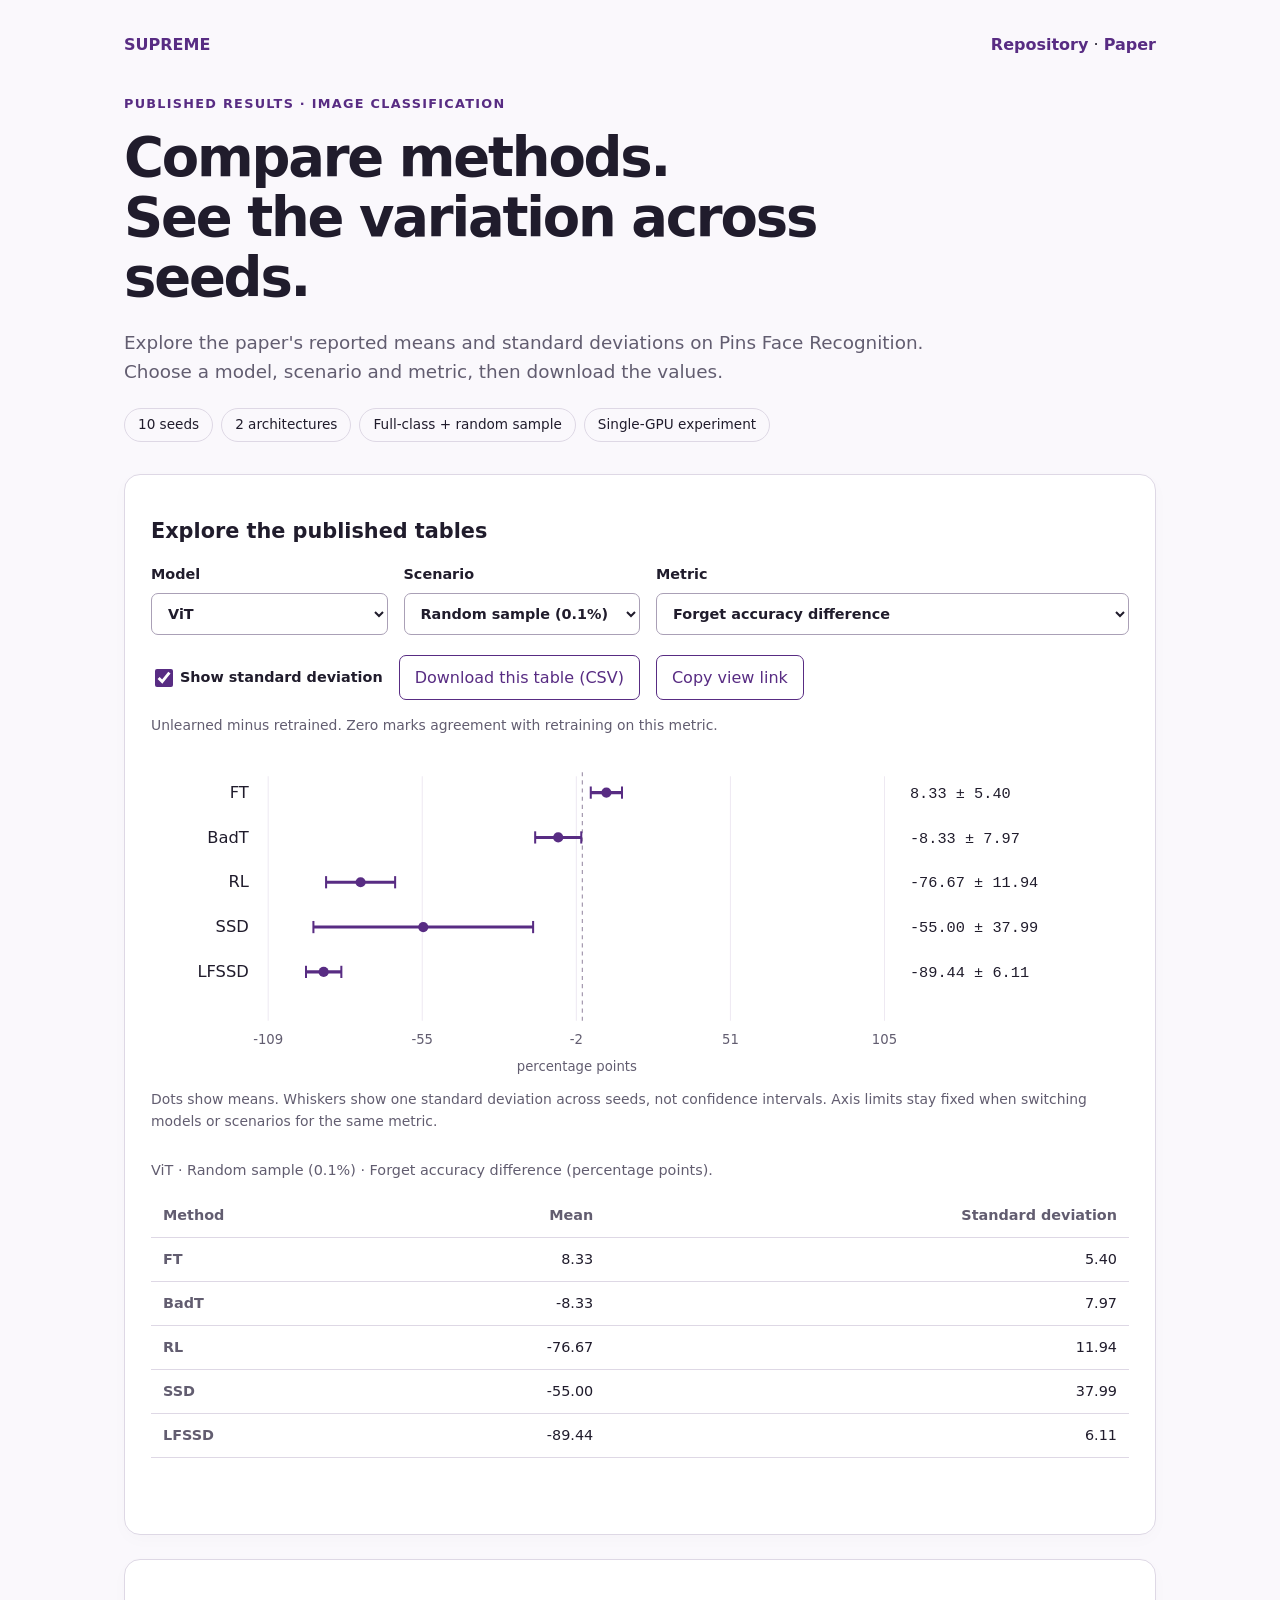
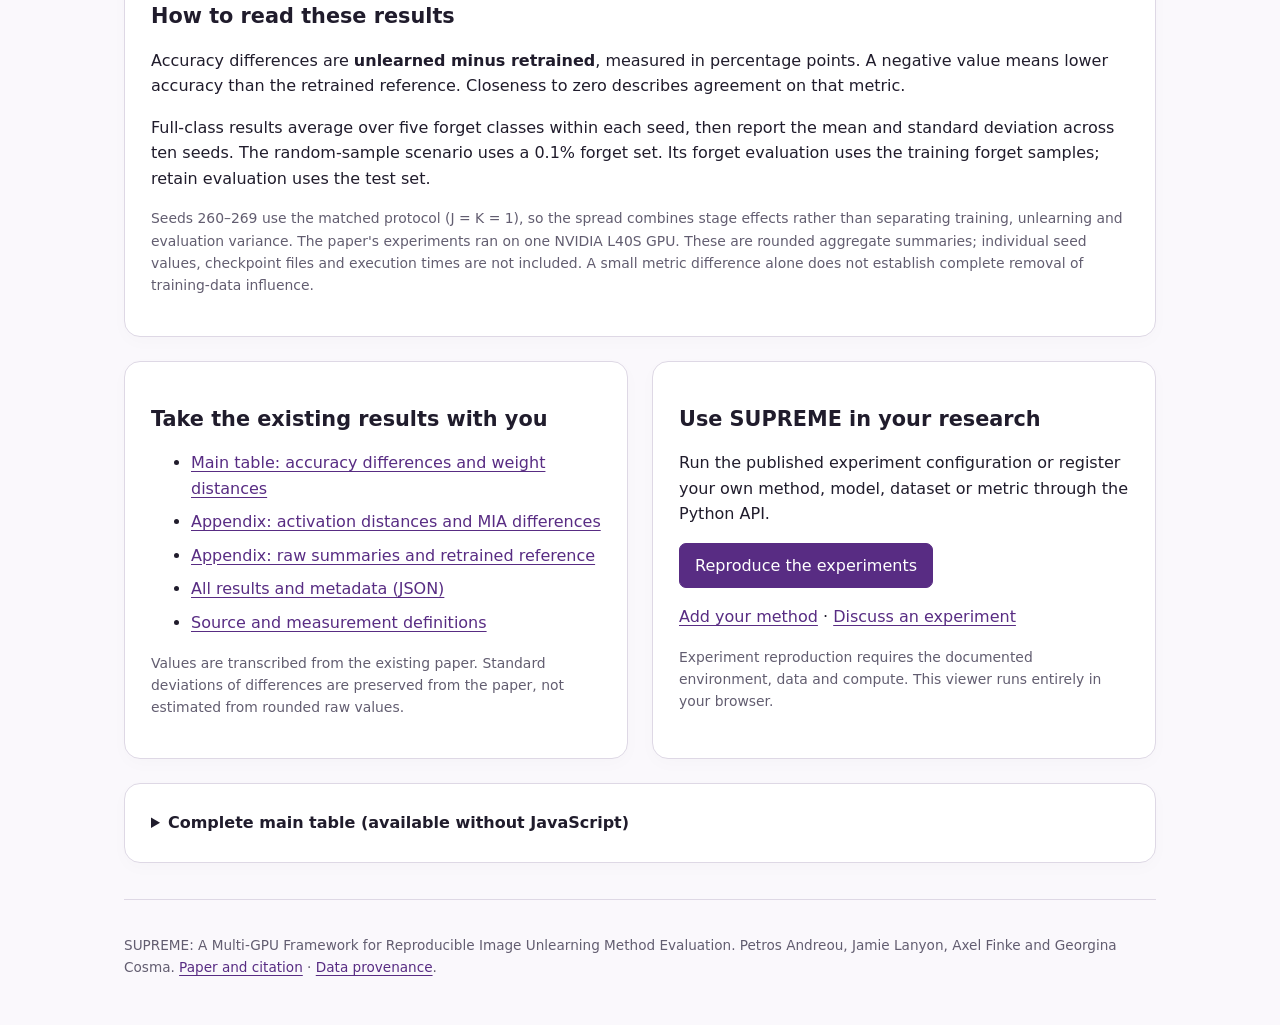
<file: results/index.html>
<!doctype html>
<html lang="en">
<head>
  <meta charset="utf-8">
  <meta name="viewport" content="width=device-width, initial-scale=1">
  <meta name="description" content="Explore SUPREME's published image-unlearning results across methods, models and scenarios. Download the paper's tables without installing software.">
  <title>Published results | SUPREME</title>
  <style>
    :root{color-scheme:light;--ink:#201c2c;--muted:#625d70;--purple:#582c83;--border:#ded8e5;--paper:#faf8fc}
    *{box-sizing:border-box}body{margin:0;background:var(--paper);color:var(--ink);font:16px/1.6 system-ui,-apple-system,sans-serif}
    a{color:var(--purple);text-underline-offset:3px}a:hover{text-decoration-thickness:2px}
    .wrap{max-width:1080px;margin:auto;padding:32px 24px}nav{display:flex;justify-content:space-between;gap:16px;flex-wrap:wrap;margin-bottom:36px}
    nav a{text-decoration:none;font-weight:650}.eyebrow{color:var(--purple);font-weight:750;letter-spacing:.1em;text-transform:uppercase;font-size:.8rem}
    h1{font-size:clamp(2rem,5vw,3.4rem);line-height:1.1;letter-spacing:-.04em;max-width:860px;margin:14px 0 20px}h2{font-size:1.3rem;line-height:1.3}
    .lead{font-size:1.15rem;max-width:800px;color:var(--muted)}.meta{display:flex;gap:8px;flex-wrap:wrap;margin:22px 0 32px}.meta span{border:1px solid var(--border);border-radius:30px;padding:5px 13px;font-size:.85rem}
    .panel{border:1px solid var(--border);border-radius:16px;background:white;padding:26px;margin:24px 0;box-shadow:0 5px 18px #28103905}
    .controls{display:grid;grid-template-columns:1fr 1fr 2fr;gap:16px}label{font-weight:650;display:block;font-size:.9rem}
    select{margin-top:7px;padding:11px 12px;font:inherit;background:white;color:var(--ink);border:1px solid #aaa0b6;border-radius:7px;width:100%}
    input[type=checkbox]{accent-color:var(--purple);width:18px;height:18px;vertical-align:middle;margin-right:7px}
    :focus-visible{outline:3px solid #b37ddb;outline-offset:4px}.toolbar{display:flex;gap:16px;align-items:center;flex-wrap:wrap;margin-top:20px}
    button,.button{font:inherit;cursor:pointer;border:1px solid var(--purple);padding:9px 15px;border-radius:7px;background:white;color:var(--purple);text-decoration:none;display:inline-block}
    .button.primary{background:var(--purple);color:white}button:hover,.button:hover{box-shadow:0 0 0 2px #582c8322}
    .small{font-size:.87rem;color:var(--muted)}.chart-wrap{overflow-x:auto}#chart{display:block;width:100%;min-width:650px;height:auto;margin-top:10px}.table-wrap{overflow-x:auto}
    table{border-collapse:collapse;width:100%;font-size:.9rem;font-variant-numeric:tabular-nums}th,td{padding:10px 12px;border-bottom:1px solid var(--border);text-align:right;white-space:nowrap}th:first-child,td:first-child{text-align:left}th{color:var(--muted);font-weight:600}caption{text-align:left;padding:12px 0;color:var(--muted)}
    .grid{display:grid;grid-template-columns:1fr 1fr;gap:24px}.grid .panel{margin:0}li{margin-bottom:8px}code{background:#f0eaf6;padding:2px 5px;border-radius:4px;font-size:.9em}pre{overflow-x:auto;background:#f0eaf6;padding:16px;border-radius:8px}pre code{padding:0}
    footer{border-top:1px solid var(--border);margin-top:36px;padding-top:22px;color:var(--muted);font-size:.85rem}
    #interactive[hidden]{display:none}details summary{cursor:pointer;font-weight:650}#status{min-height:1.6em}
    @media(max-width:640px){.wrap{padding:22px 14px}.panel{padding:16px}.controls,.grid{grid-template-columns:1fr}nav{margin-bottom:24px}.toolbar{gap:12px}.meta{margin-bottom:20px}h1{font-size:2.25rem}}
    @media(prefers-reduced-motion:no-preference){button,.button{transition:box-shadow .15s}}
  </style>
</head>
<body>
<main class="wrap">
  <nav aria-label="Main"><a href="https://pedroandreou.github.io/supreme-unlearning-page/">SUPREME</a><div><a href="https://github.com/pedroandreou/supreme-unlearning">Repository</a> · <a href="https://arxiv.org/abs/2606.00380">Paper</a></div></nav>
  <header>
    <div class="eyebrow">Published results · image classification</div>
    <h1>Compare methods.<br>See the variation across seeds.</h1>
    <p class="lead">Explore the paper's reported means and standard deviations on Pins Face Recognition. Choose a model, scenario and metric, then download the values.</p>
    <div class="meta"><span>10 seeds</span><span>2 architectures</span><span>Full-class + random sample</span><span>Single-GPU experiment</span></div>
  </header>
  <section class="panel" id="interactive" hidden aria-labelledby="explorer-title">
    <h2 id="explorer-title">Explore the published tables</h2>
    <div class="controls">
      <label for="model">Model<select id="model"><option>ViT</option><option>ResNet18</option></select></label>
      <label for="scenario">Scenario<select id="scenario"><option value="random">Random sample (0.1%)</option><option value="fullclass">Full-class (5 identities)</option></select></label>
      <label for="metric">Metric<select id="metric"></select></label>
    </div>
    <div class="toolbar"><label><input id="spread" type="checkbox" checked>Show standard deviation</label><button id="download" type="button">Download this table (CSV)</button><button id="share" type="button">Copy view link</button></div>
    <p id="metric-help" class="small"></p>
    <div class="chart-wrap"><svg id="chart" viewBox="0 0 960 380" role="img" aria-labelledby="chart-title chart-description"><title id="chart-title"></title><desc id="chart-description"></desc><g id="plot"></g></svg></div>
    <p class="small">Dots show means. Whiskers show one standard deviation across seeds, not confidence intervals. Axis limits stay fixed when switching models or scenarios for the same metric.</p>
    <div class="table-wrap"><table><caption id="table-caption"></caption><thead><tr><th scope="col">Method</th><th scope="col">Mean</th><th scope="col">Standard deviation</th></tr></thead><tbody id="rows"></tbody></table></div>
    <p id="status" class="small" role="status" aria-live="polite"></p>
  </section>
  <section class="panel" aria-labelledby="reading-title">
    <h2 id="reading-title">How to read these results</h2>
    <p>Accuracy differences are <strong>unlearned minus retrained</strong>, measured in percentage points. A negative value means lower accuracy than the retrained reference. Closeness to zero describes agreement on that metric.</p>
    <p>Full-class results average over five forget classes within each seed, then report the mean and standard deviation across ten seeds. The random-sample scenario uses a 0.1% forget set. Its forget evaluation uses the training forget samples; retain evaluation uses the test set.</p>
    <p class="small">Seeds 260–269 use the matched protocol (J = K = 1), so the spread combines stage effects rather than separating training, unlearning and evaluation variance. The paper's experiments ran on one NVIDIA L40S GPU. These are rounded aggregate summaries; individual seed values, checkpoint files and execution times are not included. A small metric difference alone does not establish complete removal of training-data influence.</p>
  </section>
  <div class="grid">
    <section class="panel"><h2>Take the existing results with you</h2><ul><li><a href="pins_main.csv" download>Main table: accuracy differences and weight distances</a></li><li><a href="pins_additional.csv" download>Appendix: activation distances and MIA differences</a></li><li><a href="pins_raw.csv" download>Appendix: raw summaries and retrained reference</a></li><li><a href="results.json" download>All results and metadata (JSON)</a></li><li><a href="metadata.json" download>Source and measurement definitions</a></li></ul><p class="small">Values are transcribed from the existing paper. Standard deviations of differences are preserved from the paper, not estimated from rounded raw values.</p></section>
    <section class="panel"><h2>Use SUPREME in your research</h2><p>Run the published experiment configuration or register your own method, model, dataset or metric through the Python API.</p><p><a class="button primary" href="https://github.com/pedroandreou/supreme-unlearning/blob/main/docs/reproducing_the_paper.md">Reproduce the experiments</a></p><p><a href="https://github.com/pedroandreou/supreme-unlearning/blob/main/notebooks/custom_components.ipynb">Add your method</a> · <a href="https://github.com/pedroandreou/supreme-unlearning/discussions">Discuss an experiment</a></p><p class="small">Experiment reproduction requires the documented environment, data and compute. This viewer runs entirely in your browser.</p></section>
  </div>
  <details class="panel"><summary>Complete main table (available without JavaScript)</summary><div class="table-wrap"><table><caption>Table 1: mean ± standard deviation. Accuracy differences are in percentage points; layer-wise distance is in weight space.</caption><thead><tr><th scope="col">Model</th><th scope="col">Scenario</th><th scope="col">Method</th><th scope="col">Forget difference</th><th scope="col">Retain difference</th><th scope="col">Layer distance</th></tr></thead><tbody><tr><td>ResNet18</td><td>fullclass</td><td>FT</td><td>29.22 ± 5.21</td><td>2.52 ± 0.11</td><td>31.52 ± 0.22</td></tr>
<tr><td>ResNet18</td><td>fullclass</td><td>BadT</td><td>0.26 ± 0.17</td><td>-2.35 ± 0.27</td><td>31.72 ± 0.34</td></tr>
<tr><td>ResNet18</td><td>fullclass</td><td>UNSIR</td><td>89.44 ± 1.98</td><td>2.51 ± 0.12</td><td>32.25 ± 0.34</td></tr>
<tr><td>ResNet18</td><td>fullclass</td><td>RL</td><td>0.00 ± 0.00</td><td>2.58 ± 0.12</td><td>31.98 ± 0.34</td></tr>
<tr><td>ResNet18</td><td>fullclass</td><td>SSD</td><td>1.97 ± 6.22</td><td>-9.14 ± 7.43</td><td>31.55 ± 0.36</td></tr>
<tr><td>ResNet18</td><td>fullclass</td><td>LFSSD</td><td>0.00 ± 0.00</td><td>-3.66 ± 1.53</td><td>31.56 ± 0.34</td></tr>
<tr><td>ResNet18</td><td>random</td><td>FT</td><td>2.78 ± 24.32</td><td>-2.60 ± 15.25</td><td>37.70 ± 7.91</td></tr>
<tr><td>ResNet18</td><td>random</td><td>BadT</td><td>-35.00 ± 25.93</td><td>-32.47 ± 29.83</td><td>41.99 ± 8.78</td></tr>
<tr><td>ResNet18</td><td>random</td><td>RL</td><td>-48.89 ± 34.03</td><td>-4.59 ± 20.12</td><td>42.11 ± 8.72</td></tr>
<tr><td>ResNet18</td><td>random</td><td>SSD</td><td>-75.00 ± 19.47</td><td>-79.97 ± 23.79</td><td>40.25 ± 9.06</td></tr>
<tr><td>ResNet18</td><td>random</td><td>LFSSD</td><td>-68.33 ± 15.28</td><td>-58.61 ± 19.20</td><td>40.82 ± 8.72</td></tr>
<tr><td>ViT</td><td>fullclass</td><td>FT</td><td>0.03 ± 0.06</td><td>-22.66 ± 23.47</td><td>105.29 ± 1.31</td></tr>
<tr><td>ViT</td><td>fullclass</td><td>BadT</td><td>17.90 ± 5.18</td><td>-0.88 ± 0.10</td><td>33.97 ± 0.12</td></tr>
<tr><td>ViT</td><td>fullclass</td><td>UNSIR</td><td>35.52 ± 4.92</td><td>-0.31 ± 0.13</td><td>39.38 ± 0.18</td></tr>
<tr><td>ViT</td><td>fullclass</td><td>RL</td><td>0.00 ± 0.00</td><td>0.20 ± 0.05</td><td>36.92 ± 0.18</td></tr>
<tr><td>ViT</td><td>fullclass</td><td>SSD</td><td>0.00 ± 0.00</td><td>-2.40 ± 0.99</td><td>63.38 ± 2.58</td></tr>
<tr><td>ViT</td><td>fullclass</td><td>LFSSD</td><td>0.00 ± 0.00</td><td>-3.88 ± 2.11</td><td>86.77 ± 6.07</td></tr>
<tr><td>ViT</td><td>random</td><td>FT</td><td>8.33 ± 5.40</td><td>1.42 ± 0.12</td><td>60.40 ± 0.19</td></tr>
<tr><td>ViT</td><td>random</td><td>BadT</td><td>-8.33 ± 7.97</td><td>0.21 ± 0.52</td><td>32.76 ± 0.18</td></tr>
<tr><td>ViT</td><td>random</td><td>RL</td><td>-76.67 ± 11.94</td><td>1.33 ± 0.12</td><td>35.71 ± 0.20</td></tr>
<tr><td>ViT</td><td>random</td><td>SSD</td><td>-55.00 ± 37.99</td><td>-54.09 ± 45.60</td><td>171.80 ± 84.31</td></tr>
<tr><td>ViT</td><td>random</td><td>LFSSD</td><td>-89.44 ± 6.11</td><td>-90.70 ± 6.59</td><td>231.91 ± 15.22</td></tr></tbody></table></div></details>
  <footer><p>SUPREME: A Multi-GPU Framework for Reproducible Image Unlearning Method Evaluation. Petros Andreou, Jamie Lanyon, Axel Finke and Georgina Cosma. <a href="https://arxiv.org/abs/2606.00380">Paper and citation</a> · <a href="https://github.com/pedroandreou/supreme-unlearning/blob/main/docs/results/README.md">Data provenance</a>.</p></footer>
</main>
<script id="published-data" type="application/json">{"metadata": {"title": "SUPREME published results: Pins Face Recognition", "paper_url": "https://arxiv.org/abs/2606.00380", "paper_title": "SUPREME: A Multi-GPU Framework for Reproducible Image Unlearning Method Evaluation", "reference_release": "v0.1.0-paper", "dataset": "Pins Face Recognition", "models": ["ResNet18", "ViT"], "training_seeds": [260, 261, 262, 263, 264, 265, 266, 267, 268, 269], "seed_protocol": "Matched: J = K = 1; training, unlearning and evaluation seeds coincide within a run.", "hardware": "One NVIDIA L40S GPU (48 GB)", "fullclass_targets": ["alex_lawther", "bill_gates", "danielle_panabaker", "hugh_jackman", "josh_radnor"], "random_forget_fraction": 0.001, "aggregation": "Full-class: average over five forget classes within each seed, then mean and standard deviation over ten seeds. Random: mean and standard deviation over ten seeds for a 0.1% forget set.", "data_kind": "Published aggregate values, transcribed at the paper's two-decimal precision. These files contain no individual-seed measurements or model checkpoints.", "accuracy_unit": "percent for raw accuracy; percentage points for differences", "difference_definition": "Unlearned minus retrained. Closer to zero indicates closer agreement on that metric, not proof of data removal.", "error_bars": "One standard deviation across seeds, not confidence intervals. Symmetric bars may extend beyond a metric's physical range.", "rounding": "Differences were copied from the reported difference tables, not recalculated from rounded raw means. Values displayed as -0.00 retain the source sign in CSV.", "excluded": "UNSIR is excluded from the random-sample scenario by design. Original-model values and execution times are not supplied by these three paper tables.", "tables": {"pins_main.csv": "Table 1: Accuracy differences and layer-wise distances (LaTeX label tab:pins_results_main).", "pins_additional.csv": "Appendix: MIA differences and activation distances (LaTeX label tab:pins_results_appendix).", "pins_raw.csv": "Appendix: Raw accuracy and MIA summaries, including the retrained reference (LaTeX label tab:pins_raw_values)."}}, "pins_main": [{"model": "ResNet18", "scenario": "fullclass", "method": "FT", "forget_accuracy_difference_mean": "29.22", "forget_accuracy_difference_std": "5.21", "retain_accuracy_difference_mean": "2.52", "retain_accuracy_difference_std": "0.11", "layer_distance_mean": "31.52", "layer_distance_std": "0.22"}, {"model": "ResNet18", "scenario": "fullclass", "method": "BadT", "forget_accuracy_difference_mean": "0.26", "forget_accuracy_difference_std": "0.17", "retain_accuracy_difference_mean": "-2.35", "retain_accuracy_difference_std": "0.27", "layer_distance_mean": "31.72", "layer_distance_std": "0.34"}, {"model": "ResNet18", "scenario": "fullclass", "method": "UNSIR", "forget_accuracy_difference_mean": "89.44", "forget_accuracy_difference_std": "1.98", "retain_accuracy_difference_mean": "2.51", "retain_accuracy_difference_std": "0.12", "layer_distance_mean": "32.25", "layer_distance_std": "0.34"}, {"model": "ResNet18", "scenario": "fullclass", "method": "RL", "forget_accuracy_difference_mean": "0.00", "forget_accuracy_difference_std": "0.00", "retain_accuracy_difference_mean": "2.58", "retain_accuracy_difference_std": "0.12", "layer_distance_mean": "31.98", "layer_distance_std": "0.34"}, {"model": "ResNet18", "scenario": "fullclass", "method": "SSD", "forget_accuracy_difference_mean": "1.97", "forget_accuracy_difference_std": "6.22", "retain_accuracy_difference_mean": "-9.14", "retain_accuracy_difference_std": "7.43", "layer_distance_mean": "31.55", "layer_distance_std": "0.36"}, {"model": "ResNet18", "scenario": "fullclass", "method": "LFSSD", "forget_accuracy_difference_mean": "0.00", "forget_accuracy_difference_std": "0.00", "retain_accuracy_difference_mean": "-3.66", "retain_accuracy_difference_std": "1.53", "layer_distance_mean": "31.56", "layer_distance_std": "0.34"}, {"model": "ResNet18", "scenario": "random", "method": "FT", "forget_accuracy_difference_mean": "2.78", "forget_accuracy_difference_std": "24.32", "retain_accuracy_difference_mean": "-2.60", "retain_accuracy_difference_std": "15.25", "layer_distance_mean": "37.70", "layer_distance_std": "7.91"}, {"model": "ResNet18", "scenario": "random", "method": "BadT", "forget_accuracy_difference_mean": "-35.00", "forget_accuracy_difference_std": "25.93", "retain_accuracy_difference_mean": "-32.47", "retain_accuracy_difference_std": "29.83", "layer_distance_mean": "41.99", "layer_distance_std": "8.78"}, {"model": "ResNet18", "scenario": "random", "method": "RL", "forget_accuracy_difference_mean": "-48.89", "forget_accuracy_difference_std": "34.03", "retain_accuracy_difference_mean": "-4.59", "retain_accuracy_difference_std": "20.12", "layer_distance_mean": "42.11", "layer_distance_std": "8.72"}, {"model": "ResNet18", "scenario": "random", "method": "SSD", "forget_accuracy_difference_mean": "-75.00", "forget_accuracy_difference_std": "19.47", "retain_accuracy_difference_mean": "-79.97", "retain_accuracy_difference_std": "23.79", "layer_distance_mean": "40.25", "layer_distance_std": "9.06"}, {"model": "ResNet18", "scenario": "random", "method": "LFSSD", "forget_accuracy_difference_mean": "-68.33", "forget_accuracy_difference_std": "15.28", "retain_accuracy_difference_mean": "-58.61", "retain_accuracy_difference_std": "19.20", "layer_distance_mean": "40.82", "layer_distance_std": "8.72"}, {"model": "ViT", "scenario": "fullclass", "method": "FT", "forget_accuracy_difference_mean": "0.03", "forget_accuracy_difference_std": "0.06", "retain_accuracy_difference_mean": "-22.66", "retain_accuracy_difference_std": "23.47", "layer_distance_mean": "105.29", "layer_distance_std": "1.31"}, {"model": "ViT", "scenario": "fullclass", "method": "BadT", "forget_accuracy_difference_mean": "17.90", "forget_accuracy_difference_std": "5.18", "retain_accuracy_difference_mean": "-0.88", "retain_accuracy_difference_std": "0.10", "layer_distance_mean": "33.97", "layer_distance_std": "0.12"}, {"model": "ViT", "scenario": "fullclass", "method": "UNSIR", "forget_accuracy_difference_mean": "35.52", "forget_accuracy_difference_std": "4.92", "retain_accuracy_difference_mean": "-0.31", "retain_accuracy_difference_std": "0.13", "layer_distance_mean": "39.38", "layer_distance_std": "0.18"}, {"model": "ViT", "scenario": "fullclass", "method": "RL", "forget_accuracy_difference_mean": "0.00", "forget_accuracy_difference_std": "0.00", "retain_accuracy_difference_mean": "0.20", "retain_accuracy_difference_std": "0.05", "layer_distance_mean": "36.92", "layer_distance_std": "0.18"}, {"model": "ViT", "scenario": "fullclass", "method": "SSD", "forget_accuracy_difference_mean": "0.00", "forget_accuracy_difference_std": "0.00", "retain_accuracy_difference_mean": "-2.40", "retain_accuracy_difference_std": "0.99", "layer_distance_mean": "63.38", "layer_distance_std": "2.58"}, {"model": "ViT", "scenario": "fullclass", "method": "LFSSD", "forget_accuracy_difference_mean": "0.00", "forget_accuracy_difference_std": "0.00", "retain_accuracy_difference_mean": "-3.88", "retain_accuracy_difference_std": "2.11", "layer_distance_mean": "86.77", "layer_distance_std": "6.07"}, {"model": "ViT", "scenario": "random", "method": "FT", "forget_accuracy_difference_mean": "8.33", "forget_accuracy_difference_std": "5.40", "retain_accuracy_difference_mean": "1.42", "retain_accuracy_difference_std": "0.12", "layer_distance_mean": "60.40", "layer_distance_std": "0.19"}, {"model": "ViT", "scenario": "random", "method": "BadT", "forget_accuracy_difference_mean": "-8.33", "forget_accuracy_difference_std": "7.97", "retain_accuracy_difference_mean": "0.21", "retain_accuracy_difference_std": "0.52", "layer_distance_mean": "32.76", "layer_distance_std": "0.18"}, {"model": "ViT", "scenario": "random", "method": "RL", "forget_accuracy_difference_mean": "-76.67", "forget_accuracy_difference_std": "11.94", "retain_accuracy_difference_mean": "1.33", "retain_accuracy_difference_std": "0.12", "layer_distance_mean": "35.71", "layer_distance_std": "0.20"}, {"model": "ViT", "scenario": "random", "method": "SSD", "forget_accuracy_difference_mean": "-55.00", "forget_accuracy_difference_std": "37.99", "retain_accuracy_difference_mean": "-54.09", "retain_accuracy_difference_std": "45.60", "layer_distance_mean": "171.80", "layer_distance_std": "84.31"}, {"model": "ViT", "scenario": "random", "method": "LFSSD", "forget_accuracy_difference_mean": "-89.44", "forget_accuracy_difference_std": "6.11", "retain_accuracy_difference_mean": "-90.70", "retain_accuracy_difference_std": "6.59", "layer_distance_mean": "231.91", "layer_distance_std": "15.22"}], "pins_additional": [{"model": "ResNet18", "scenario": "fullclass", "method": "FT", "forget_activation_distance_mean": "0.68", "forget_activation_distance_std": "0.01", "retain_activation_distance_mean": "1.04", "retain_activation_distance_std": "0.00", "mia_difference_mean": "-0.05", "mia_difference_std": "0.01"}, {"model": "ResNet18", "scenario": "fullclass", "method": "BadT", "forget_activation_distance_mean": "0.49", "forget_activation_distance_std": "0.01", "retain_activation_distance_mean": "1.00", "retain_activation_distance_std": "0.00", "mia_difference_mean": "-0.05", "mia_difference_std": "0.01"}, {"model": "ResNet18", "scenario": "fullclass", "method": "UNSIR", "forget_activation_distance_mean": "0.96", "forget_activation_distance_std": "0.02", "retain_activation_distance_mean": "1.04", "retain_activation_distance_std": "0.00", "mia_difference_mean": "-0.00", "mia_difference_std": "0.03"}, {"model": "ResNet18", "scenario": "fullclass", "method": "RL", "forget_activation_distance_mean": "0.99", "forget_activation_distance_std": "0.01", "retain_activation_distance_mean": "1.05", "retain_activation_distance_std": "0.00", "mia_difference_mean": "0.04", "mia_difference_std": "0.02"}, {"model": "ResNet18", "scenario": "fullclass", "method": "SSD", "forget_activation_distance_mean": "0.63", "forget_activation_distance_std": "0.04", "retain_activation_distance_mean": "0.97", "retain_activation_distance_std": "0.02", "mia_difference_mean": "0.01", "mia_difference_std": "0.07"}, {"model": "ResNet18", "scenario": "fullclass", "method": "LFSSD", "forget_activation_distance_mean": "0.60", "forget_activation_distance_std": "0.01", "retain_activation_distance_mean": "0.97", "retain_activation_distance_std": "0.01", "mia_difference_mean": "-0.03", "mia_difference_std": "0.01"}, {"model": "ResNet18", "scenario": "random", "method": "FT", "forget_activation_distance_mean": "0.33", "forget_activation_distance_std": "0.11", "retain_activation_distance_mean": "0.98", "retain_activation_distance_std": "0.15", "mia_difference_mean": "-0.06", "mia_difference_std": "0.18"}, {"model": "ResNet18", "scenario": "random", "method": "BadT", "forget_activation_distance_mean": "0.64", "forget_activation_distance_std": "0.13", "retain_activation_distance_mean": "0.83", "retain_activation_distance_std": "0.19", "mia_difference_mean": "-0.01", "mia_difference_std": "0.21"}, {"model": "ResNet18", "scenario": "random", "method": "RL", "forget_activation_distance_mean": "0.78", "forget_activation_distance_std": "0.35", "retain_activation_distance_mean": "0.96", "retain_activation_distance_std": "0.19", "mia_difference_mean": "0.06", "mia_difference_std": "0.19"}, {"model": "ResNet18", "scenario": "random", "method": "SSD", "forget_activation_distance_mean": "0.90", "forget_activation_distance_std": "0.20", "retain_activation_distance_mean": "0.67", "retain_activation_distance_std": "0.19", "mia_difference_mean": "-0.06", "mia_difference_std": "0.18"}, {"model": "ResNet18", "scenario": "random", "method": "LFSSD", "forget_activation_distance_mean": "0.87", "forget_activation_distance_std": "0.11", "retain_activation_distance_mean": "0.72", "retain_activation_distance_std": "0.14", "mia_difference_mean": "-0.06", "mia_difference_std": "0.18"}, {"model": "ViT", "scenario": "fullclass", "method": "FT", "forget_activation_distance_mean": "0.56", "forget_activation_distance_std": "0.03", "retain_activation_distance_mean": "0.32", "retain_activation_distance_std": "0.20", "mia_difference_mean": "0.04", "mia_difference_std": "0.08"}, {"model": "ViT", "scenario": "fullclass", "method": "BadT", "forget_activation_distance_mean": "0.48", "forget_activation_distance_std": "0.01", "retain_activation_distance_mean": "0.14", "retain_activation_distance_std": "0.00", "mia_difference_mean": "-0.00", "mia_difference_std": "0.00"}, {"model": "ViT", "scenario": "fullclass", "method": "UNSIR", "forget_activation_distance_mean": "0.61", "forget_activation_distance_std": "0.03", "retain_activation_distance_mean": "0.13", "retain_activation_distance_std": "0.01", "mia_difference_mean": "0.00", "mia_difference_std": "0.00"}, {"model": "ViT", "scenario": "fullclass", "method": "RL", "forget_activation_distance_mean": "0.81", "forget_activation_distance_std": "0.03", "retain_activation_distance_mean": "0.11", "retain_activation_distance_std": "0.00", "mia_difference_mean": "0.01", "mia_difference_std": "0.00"}, {"model": "ViT", "scenario": "fullclass", "method": "SSD", "forget_activation_distance_mean": "0.42", "forget_activation_distance_std": "0.02", "retain_activation_distance_mean": "0.19", "retain_activation_distance_std": "0.02", "mia_difference_mean": "-0.00", "mia_difference_std": "0.00"}, {"model": "ViT", "scenario": "fullclass", "method": "LFSSD", "forget_activation_distance_mean": "0.48", "forget_activation_distance_std": "0.01", "retain_activation_distance_mean": "0.28", "retain_activation_distance_std": "0.05", "mia_difference_mean": "-0.00", "mia_difference_std": "0.00"}, {"model": "ViT", "scenario": "random", "method": "FT", "forget_activation_distance_mean": "0.32", "forget_activation_distance_std": "0.09", "retain_activation_distance_mean": "0.23", "retain_activation_distance_std": "0.01", "mia_difference_mean": "0.00", "mia_difference_std": "0.00"}, {"model": "ViT", "scenario": "random", "method": "BadT", "forget_activation_distance_mean": "0.36", "forget_activation_distance_std": "0.08", "retain_activation_distance_mean": "0.16", "retain_activation_distance_std": "0.01", "mia_difference_mean": "0.19", "mia_difference_std": "0.05"}, {"model": "ViT", "scenario": "random", "method": "RL", "forget_activation_distance_mean": "1.02", "forget_activation_distance_std": "0.08", "retain_activation_distance_mean": "0.23", "retain_activation_distance_std": "0.01", "mia_difference_mean": "0.01", "mia_difference_std": "0.04"}, {"model": "ViT", "scenario": "random", "method": "SSD", "forget_activation_distance_mean": "0.63", "forget_activation_distance_std": "0.25", "retain_activation_distance_mean": "0.61", "retain_activation_distance_std": "0.33", "mia_difference_mean": "0.00", "mia_difference_std": "0.00"}, {"model": "ViT", "scenario": "random", "method": "LFSSD", "forget_activation_distance_mean": "0.84", "forget_activation_distance_std": "0.04", "retain_activation_distance_mean": "0.87", "retain_activation_distance_std": "0.02", "mia_difference_mean": "0.00", "mia_difference_std": "0.00"}], "pins_raw": [{"model": "ResNet18", "scenario": "fullclass", "method": "Retrain", "forget_accuracy_mean": "0.00", "forget_accuracy_std": "0.00", "retain_accuracy_mean": "97.41", "retain_accuracy_std": "0.12", "mia_mean": "0.05", "mia_std": "0.01"}, {"model": "ResNet18", "scenario": "fullclass", "method": "FT", "forget_accuracy_mean": "29.22", "forget_accuracy_std": "5.21", "retain_accuracy_mean": "99.94", "retain_accuracy_std": "0.07", "mia_mean": "0.00", "mia_std": "0.00"}, {"model": "ResNet18", "scenario": "fullclass", "method": "BadT", "forget_accuracy_mean": "0.26", "forget_accuracy_std": "0.17", "retain_accuracy_mean": "95.07", "retain_accuracy_std": "0.30", "mia_mean": "0.00", "mia_std": "0.00"}, {"model": "ResNet18", "scenario": "fullclass", "method": "UNSIR", "forget_accuracy_mean": "89.44", "forget_accuracy_std": "1.98", "retain_accuracy_mean": "99.93", "retain_accuracy_std": "0.01", "mia_mean": "0.04", "mia_std": "0.03"}, {"model": "ResNet18", "scenario": "fullclass", "method": "RL", "forget_accuracy_mean": "0.00", "forget_accuracy_std": "0.00", "retain_accuracy_mean": "100.00", "retain_accuracy_std": "0.00", "mia_mean": "0.08", "mia_std": "0.02"}, {"model": "ResNet18", "scenario": "fullclass", "method": "SSD", "forget_accuracy_mean": "1.97", "forget_accuracy_std": "6.22", "retain_accuracy_mean": "88.28", "retain_accuracy_std": "7.41", "mia_mean": "0.06", "mia_std": "0.07"}, {"model": "ResNet18", "scenario": "fullclass", "method": "LFSSD", "forget_accuracy_mean": "0.00", "forget_accuracy_std": "0.00", "retain_accuracy_mean": "93.76", "retain_accuracy_std": "1.54", "mia_mean": "0.02", "mia_std": "0.01"}, {"model": "ResNet18", "scenario": "random", "method": "Retrain", "forget_accuracy_mean": "88.33", "forget_accuracy_std": "8.47", "retain_accuracy_mean": "97.69", "retain_accuracy_std": "0.22", "mia_mean": "0.06", "mia_std": "0.18"}, {"model": "ResNet18", "scenario": "random", "method": "FT", "forget_accuracy_mean": "91.11", "forget_accuracy_std": "20.65", "retain_accuracy_mean": "95.09", "retain_accuracy_std": "15.30", "mia_mean": "0.00", "mia_std": "0.00"}, {"model": "ResNet18", "scenario": "random", "method": "BadT", "forget_accuracy_mean": "53.33", "forget_accuracy_std": "24.60", "retain_accuracy_mean": "65.23", "retain_accuracy_std": "29.78", "mia_mean": "0.04", "mia_std": "0.08"}, {"model": "ResNet18", "scenario": "random", "method": "RL", "forget_accuracy_mean": "39.44", "forget_accuracy_std": "37.45", "retain_accuracy_mean": "93.10", "retain_accuracy_std": "20.16", "mia_mean": "0.12", "mia_std": "0.13"}, {"model": "ResNet18", "scenario": "random", "method": "SSD", "forget_accuracy_mean": "13.33", "forget_accuracy_std": "21.63", "retain_accuracy_mean": "17.73", "retain_accuracy_std": "23.72", "mia_mean": "0.00", "mia_std": "0.00"}, {"model": "ResNet18", "scenario": "random", "method": "LFSSD", "forget_accuracy_mean": "20.00", "forget_accuracy_std": "15.09", "retain_accuracy_mean": "39.09", "retain_accuracy_std": "19.16", "mia_mean": "0.00", "mia_std": "0.00"}, {"model": "ViT", "scenario": "fullclass", "method": "Retrain", "forget_accuracy_mean": "0.00", "forget_accuracy_std": "0.00", "retain_accuracy_mean": "99.78", "retain_accuracy_std": "0.03", "mia_mean": "0.00", "mia_std": "0.00"}, {"model": "ViT", "scenario": "fullclass", "method": "FT", "forget_accuracy_mean": "0.03", "forget_accuracy_std": "0.06", "retain_accuracy_mean": "77.12", "retain_accuracy_std": "23.47", "mia_mean": "0.04", "mia_std": "0.08"}, {"model": "ViT", "scenario": "fullclass", "method": "BadT", "forget_accuracy_mean": "17.90", "forget_accuracy_std": "5.18", "retain_accuracy_mean": "98.90", "retain_accuracy_std": "0.11", "mia_mean": "0.00", "mia_std": "0.00"}, {"model": "ViT", "scenario": "fullclass", "method": "UNSIR", "forget_accuracy_mean": "35.52", "forget_accuracy_std": "4.92", "retain_accuracy_mean": "99.47", "retain_accuracy_std": "0.13", "mia_mean": "0.00", "mia_std": "0.00"}, {"model": "ViT", "scenario": "fullclass", "method": "RL", "forget_accuracy_mean": "0.00", "forget_accuracy_std": "0.00", "retain_accuracy_mean": "99.98", "retain_accuracy_std": "0.02", "mia_mean": "0.02", "mia_std": "0.00"}, {"model": "ViT", "scenario": "fullclass", "method": "SSD", "forget_accuracy_mean": "0.00", "forget_accuracy_std": "0.00", "retain_accuracy_mean": "97.38", "retain_accuracy_std": "1.00", "mia_mean": "0.00", "mia_std": "0.00"}, {"model": "ViT", "scenario": "fullclass", "method": "LFSSD", "forget_accuracy_mean": "0.00", "forget_accuracy_std": "0.00", "retain_accuracy_mean": "95.90", "retain_accuracy_std": "2.09", "mia_mean": "0.00", "mia_std": "0.00"}, {"model": "ViT", "scenario": "random", "method": "Retrain", "forget_accuracy_mean": "90.00", "forget_accuracy_std": "5.74", "retain_accuracy_mean": "98.58", "retain_accuracy_std": "0.13", "mia_mean": "0.00", "mia_std": "0.00"}, {"model": "ViT", "scenario": "random", "method": "FT", "forget_accuracy_mean": "98.33", "forget_accuracy_std": "3.75", "retain_accuracy_mean": "100.00", "retain_accuracy_std": "0.00", "mia_mean": "0.00", "mia_std": "0.00"}, {"model": "ViT", "scenario": "random", "method": "BadT", "forget_accuracy_mean": "81.67", "forget_accuracy_std": "7.43", "retain_accuracy_mean": "98.79", "retain_accuracy_std": "0.62", "mia_mean": "0.19", "mia_std": "0.05"}, {"model": "ViT", "scenario": "random", "method": "RL", "forget_accuracy_mean": "13.33", "forget_accuracy_std": "8.36", "retain_accuracy_mean": "99.91", "retain_accuracy_std": "0.01", "mia_mean": "0.01", "mia_std": "0.04"}, {"model": "ViT", "scenario": "random", "method": "SSD", "forget_accuracy_mean": "35.00", "forget_accuracy_std": "40.83", "retain_accuracy_mean": "44.49", "retain_accuracy_std": "45.61", "mia_mean": "0.00", "mia_std": "0.00"}, {"model": "ViT", "scenario": "random", "method": "LFSSD", "forget_accuracy_mean": "0.56", "forget_accuracy_std": "1.76", "retain_accuracy_mean": "7.89", "retain_accuracy_std": "6.59", "mia_mean": "0.00", "mia_std": "0.00"}]}</script>
<script>
"use strict";
const data = JSON.parse(document.getElementById("published-data").textContent);
const metrics = {
  forget_accuracy_difference: ["Forget accuracy difference", "pins_main", "percentage points", "difference"],
  retain_accuracy_difference: ["Retain accuracy difference", "pins_main", "percentage points", "difference"],
  layer_distance: ["Layer-wise weight distance", "pins_main", "distance", "distance"],
  forget_activation_distance: ["Forget activation distance", "pins_additional", "distance", "distance"],
  retain_activation_distance: ["Retain activation distance", "pins_additional", "distance", "distance"],
  mia_difference: ["MIA score difference", "pins_additional", "score difference", "difference"],
  forget_accuracy: ["Raw forget accuracy", "pins_raw", "percent", "raw"],
  retain_accuracy: ["Raw retain accuracy", "pins_raw", "percent", "raw"],
  mia: ["Raw MIA score", "pins_raw", "score", "raw"]
};
const $ = id => document.getElementById(id);
Object.entries(metrics).forEach(([key, meta]) => $("metric").add(new Option(meta[0], key)));
const params = new URLSearchParams(location.hash.slice(1));
for (const id of ["model", "scenario", "metric"]) {
  if ([...$(id).options].some(option => option.value === params.get(id))) $(id).value = params.get(id);
}
$("spread").checked = params.get("spread") !== "0";
function selection() {
  const key = $("metric").value;
  const meta = metrics[key];
  return {key, meta, rows:data[meta[1]].filter(row => row.model === $("model").value && row.scenario === $("scenario").value)};
}
function svgElement(tag, attrs, text) {
  const el = document.createElementNS("http://www.w3.org/2000/svg", tag);
  Object.entries(attrs).forEach(([name, value]) => el.setAttribute(name, value));
  if (text !== undefined) el.textContent = text;
  $("plot").appendChild(el);
  return el;
}
function draw() {
  const {key, meta, rows} = selection();
  $("rows").replaceChildren();
  rows.forEach(row => {
    const tr = document.createElement("tr");
    for (const field of ["method", key + "_mean", key + "_std"]) {
      const cell = document.createElement(field === "method" ? "th" : "td");
      if (field === "method") cell.scope = "row";
      cell.textContent = row[field]; tr.appendChild(cell);
    }
    $("rows").appendChild(tr);
  });
  const title = `${$("model").value} · ${$("scenario").selectedOptions[0].text} · ${meta[0]}`;
  $("table-caption").textContent = `${title} (${meta[2]}).`;
  $("chart-title").textContent = title;
  $("chart-description").textContent = `${rows.length} methods, mean ${$("spread").checked ? "and one standard deviation" : "only"}. Exact values follow in the table.`;
  $("metric-help").textContent = meta[3] === "difference" ? "Unlearned minus retrained. Zero marks agreement with retraining on this metric." : meta[3] === "distance" ? "Distance between the unlearned and retrained models. Zero marks agreement on this metric." : "Raw model values. The retrained model is included as the reference; these values are not differences.";
  const bounds = data[meta[1]].flatMap(row => [Number(row[key+"_mean"])-Number(row[key+"_std"]),Number(row[key+"_mean"])+Number(row[key+"_std"])]);
  let low = Math.min(0, ...bounds), high = Math.max(0, ...bounds);
  const pad = Math.max((high-low)*0.07, 0.01); low -= pad; high += pad;
  const x = value => 115 + (value-low)/(high-low)*605;
  const height = rows.length*44+88;
  $("chart").setAttribute("viewBox", `0 0 960 ${height}`);
  $("plot").replaceChildren();
  for (let tick=0;tick<=4;tick++) {
    const value=low+(high-low)*tick/4, position=x(value);
    svgElement("line",{x1:position,x2:position,y1:16,y2:height-52,stroke:"#eee9f2"});
    svgElement("text",{x:position,y:height-29,"text-anchor":"middle",fill:"#625d70","font-size":13},value.toFixed(Math.max(Math.abs(low),Math.abs(high))<2 ? 2 : 0));
  }
  svgElement("line",{x1:x(0),x2:x(0),y1:12,y2:height-52,stroke:"#93869f","stroke-dasharray":"4 4"});
  rows.forEach((row,i) => {
    const y=32+i*44, mean=Number(row[key+"_mean"]), sd=Number(row[key+"_std"]);
    const color=row.method === "Retrain" ? "#536471" : "#582c83";
    svgElement("text",{x:96,y:y+5,"text-anchor":"end",fill:"#201c2c","font-size":16},row.method);
    if ($("spread").checked) {
      svgElement("line",{x1:x(mean-sd),x2:x(mean+sd),y1:y,y2:y,stroke:color,"stroke-width":3});
      [mean-sd,mean+sd].forEach(v=>svgElement("line",{x1:x(v),x2:x(v),y1:y-6,y2:y+6,stroke:color,"stroke-width":2}));
    }
    svgElement("circle",{cx:x(mean),cy:y,r:5,fill:color});
    svgElement("text",{x:745,y:y+5,fill:"#201c2c","font-size":15,"font-family":"monospace"},`${row[key+"_mean"]} ± ${row[key+"_std"]}`);
  });
  svgElement("text",{x:418,y:height-3,"text-anchor":"middle",fill:"#625d70","font-size":13},meta[2]);
  const hash = new URLSearchParams({model:$("model").value,scenario:$("scenario").value,metric:key,spread:$("spread").checked ? "1":"0"});
  try {history.replaceState(null,"",`#${hash}`);} catch (_) { /* File previews may restrict history. */ }
  $("status").textContent = "";
}
for (const id of ["model","scenario","metric","spread"]) $(id).addEventListener("change",draw);
$("download").addEventListener("click",()=>{
  const {key,meta,rows}=selection();
  const fields=["model","scenario","method",key+"_mean",key+"_std"];
  const csv=[fields.join(","),...rows.map(row=>fields.map(field=>row[field]).join(","))].join("\n")+"\n";
  const url=URL.createObjectURL(new Blob([csv],{type:"text/csv;charset=utf-8"}));
  const a=document.createElement("a");a.href=url;a.download=`supreme-${$("model").value}-${$("scenario").value}-${key}.csv`;a.click();setTimeout(()=>URL.revokeObjectURL(url),1000);
  $("status").textContent=`Downloaded ${rows.length} published ${meta[0].toLowerCase()} summaries. Units: ${meta[2]}.`;
});
$("share").addEventListener("click",async()=>{
  const url="https://pedroandreou.github.io/supreme-unlearning-page/results/"+location.hash;
  try {await navigator.clipboard.writeText(url);$("status").textContent="Copied a link to this view.";}
  catch (_) {$("status").textContent=`View link: ${url}`;}
});
draw();$("interactive").hidden=false;
</script>
</body>
</html>
</file>
